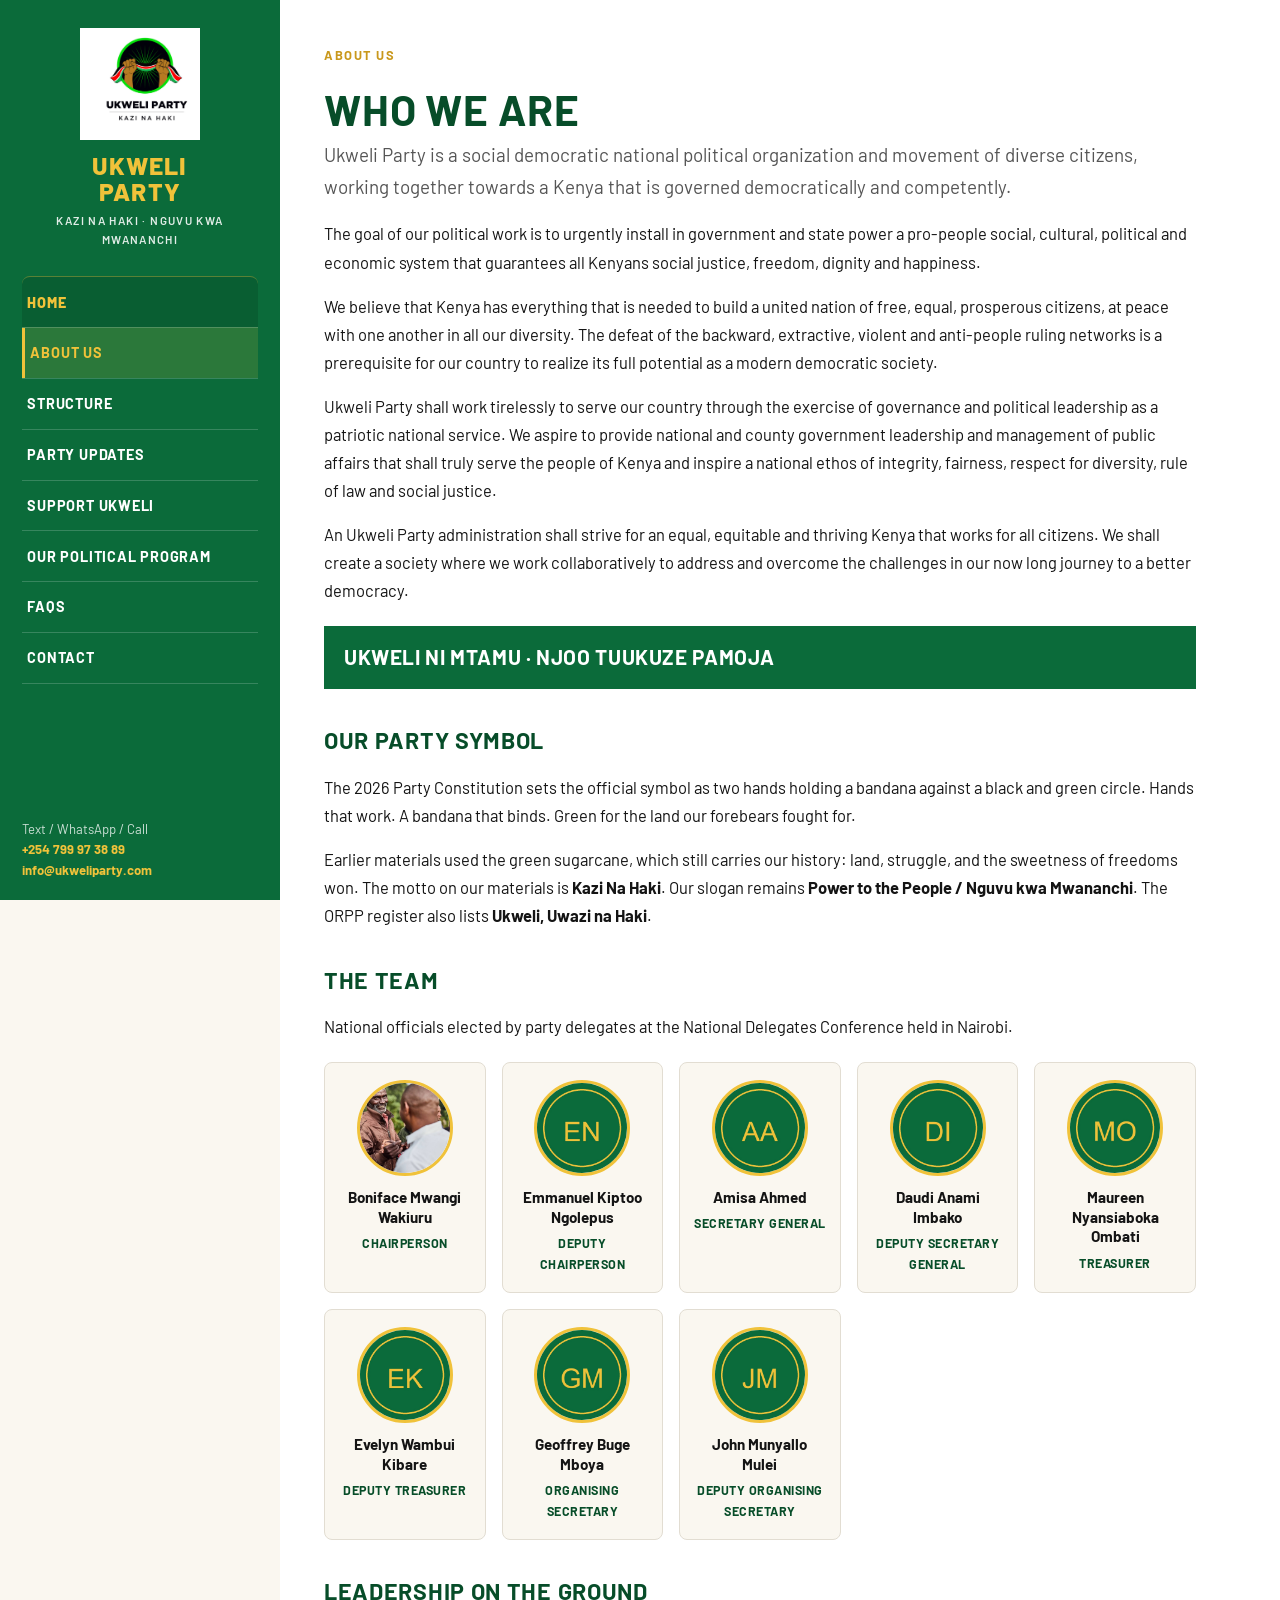
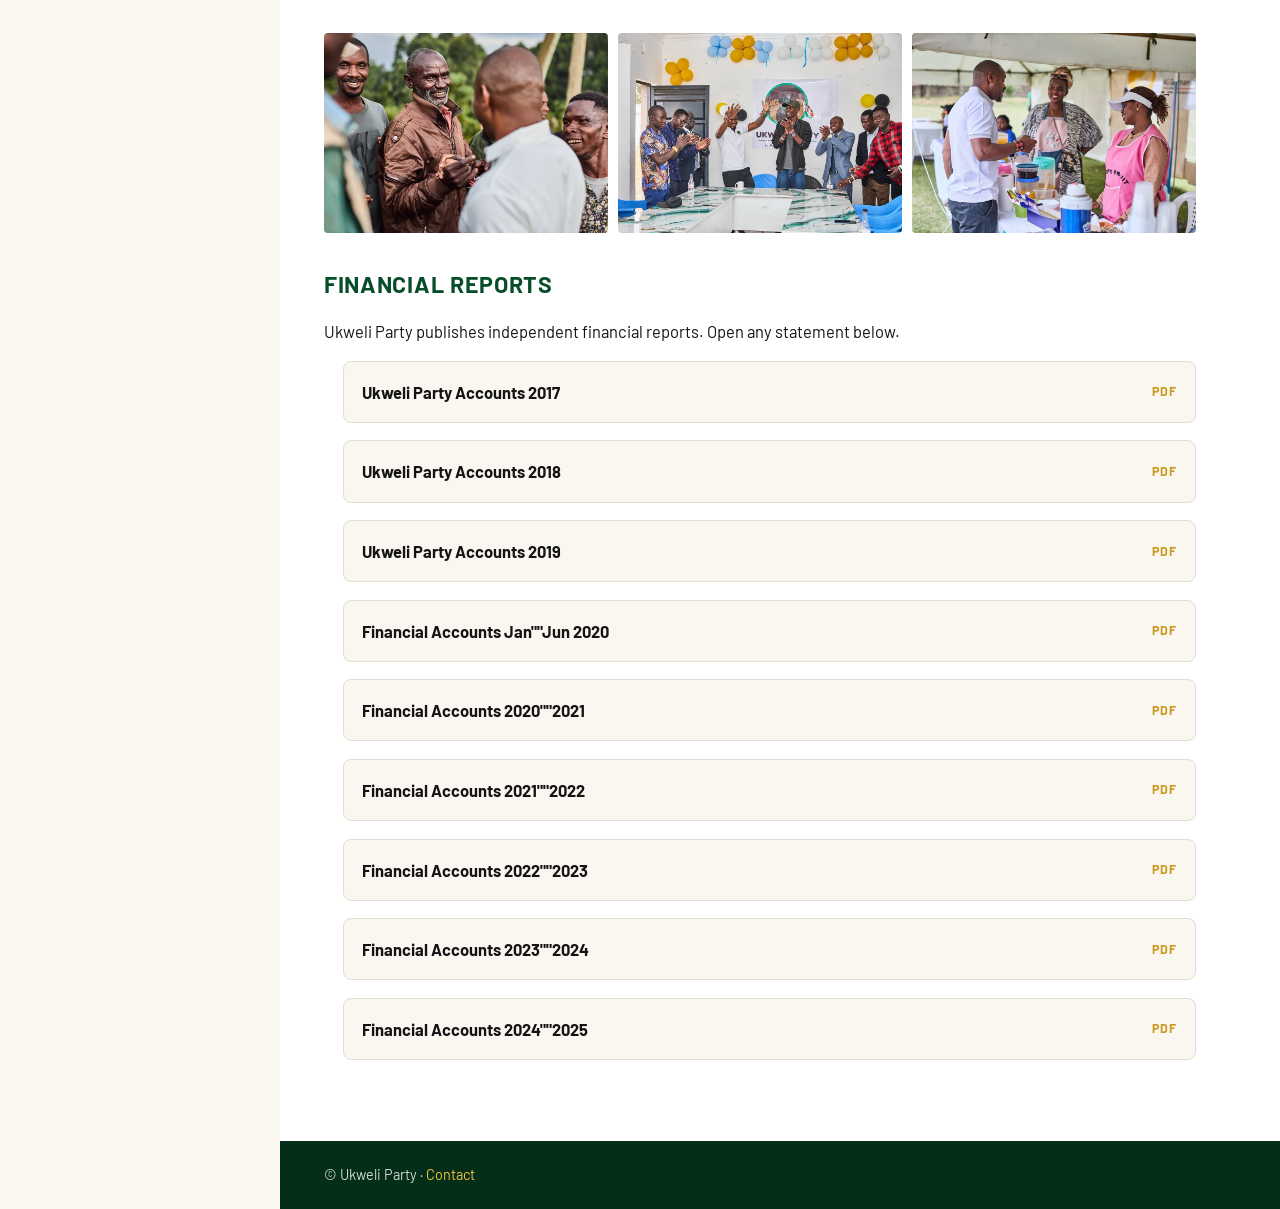
<file: about.html>
﻿<!DOCTYPE html>
<html lang="en">
<head>
  <meta charset="UTF-8" />
  <meta name="viewport" content="width=device-width, initial-scale=1.0" />
  <title>About Us · Ukweli Party</title>
  <link rel="preconnect" href="https://fonts.googleapis.com" />
  <link rel="preconnect" href="https://fonts.gstatic.com" crossorigin />
  <link href="https://fonts.googleapis.com/css2?family=Barlow:wght@400;600;700;800&display=swap" rel="stylesheet" />
  <link rel="stylesheet" href="css/styles.css" />
</head>
<body>
  <button class="menu-toggle" type="button" aria-label="Open menu" aria-expanded="false">Menu</button>
  <div class="nav-backdrop" aria-hidden="true"></div>

  <div class="shell">
    <aside class="sidebar">
      <a class="brand" href="index.html">
        <img src="assets/logo-bandana.png" alt="Ukweli Party" width="120" height="112" />
        <span class="brand-name">Ukweli<br />Party</span>
        <span class="brand-tag">Kazi Na Haki · Nguvu Kwa Mwananchi</span>
      </a>
      <nav class="nav" aria-label="Main">
        <a class="nav-home" href="index.html">Home</a>
        <a aria-current="page" href="about.html">About Us</a>
        <a href="structure.html">Structure</a>
        <a href="updates.html">Party Updates</a>
        <a href="donate.html">Support Ukweli</a>
        <a href="issues.html">Our Political Program</a>
        <a href="faqs.html">FAQs</a>
        <a href="contact.html">Contact</a>
      </nav>
      <div class="sidebar-foot">
        Text / WhatsApp / Call<br />
        <a href="tel:+254799973889">+254 799 97 38 89</a><br />
        <a href="mailto:info@ukweliparty.com">info@ukweliparty.com</a>
      </div>
    </aside>

    <main class="main">
      <div class="page">
        <p class="kicker">About Us</p>
        <h1>Who we are</h1>
        <p class="lead">
          Ukweli Party is a social democratic national political organization and movement of diverse citizens, working together towards a Kenya that is governed democratically and competently.
        </p>
        <p>
          The goal of our political work is to urgently install in government and state power a pro-people social, cultural, political and economic system that guarantees all Kenyans social justice, freedom, dignity and happiness.
        </p>
        <p>
          We believe that Kenya has everything that is needed to build a united nation of free, equal, prosperous citizens, at peace with one another in all our diversity. The defeat of the backward, extractive, violent and anti-people ruling networks is a prerequisite for our country to realize its full potential as a modern democratic society.
        </p>
        <p>
          Ukweli Party shall work tirelessly to serve our country through the exercise of governance and political leadership as a patriotic national service. We aspire to provide national and county government leadership and management of public affairs that shall truly serve the people of Kenya and inspire a national ethos of integrity, fairness, respect for diversity, rule of law and social justice.
        </p>
        <p>
          An Ukweli Party administration shall strive for an equal, equitable and thriving Kenya that works for all citizens. We shall create a society where we work collaboratively to address and overcome the challenges in our now long journey to a better democracy.
        </p>

        <div class="motto">Ukweli ni Mtamu · Njoo Tuukuze Pamoja</div>

        <h2>Our party symbol</h2>
        <p>
          The 2026 Party Constitution sets the official symbol as two hands holding a bandana against a black and green circle. Hands that work. A bandana that binds. Green for the land our forebears fought for.
        </p>
        <p>
          Earlier materials used the green sugarcane, which still carries our history: land, struggle, and the sweetness of freedoms won. The motto on our materials is <strong>Kazi Na Haki</strong>. Our slogan remains <strong>Power to the People / Nguvu kwa Mwananchi</strong>. The ORPP register also lists <strong>Ukweli, Uwazi na Haki</strong>.
        </p>

        <h2>The team</h2>
        <p>
          National officials elected by party delegates at the National Delegates Conference held in Nairobi.
        </p>
        <div class="team">
          <div class="team-card">
            <img src="assets/team/boniface.jpg" alt="Boniface Mwangi Wakiuru" width="96" height="96" loading="lazy" />
            <strong>Boniface Mwangi Wakiuru</strong>
            <span>Chairperson</span>
          </div>
          <div class="team-card">
            <img src="assets/team/emmanuel-ngolepus.jpg" alt="" width="96" height="96" loading="lazy" />
            <strong>Emmanuel Kiptoo Ngolepus</strong>
            <span>Deputy Chairperson</span>
          </div>
          <div class="team-card">
            <img src="assets/team/amisa-ahmed.jpg" alt="" width="96" height="96" loading="lazy" />
            <strong>Amisa Ahmed</strong>
            <span>Secretary General</span>
          </div>
          <div class="team-card">
            <img src="assets/team/daudi-imbako.jpg" alt="" width="96" height="96" loading="lazy" />
            <strong>Daudi Anami Imbako</strong>
            <span>Deputy Secretary General</span>
          </div>
          <div class="team-card">
            <img src="assets/team/maureen-ombati.jpg" alt="" width="96" height="96" loading="lazy" />
            <strong>Maureen Nyansiaboka Ombati</strong>
            <span>Treasurer</span>
          </div>
          <div class="team-card">
            <img src="assets/team/evelyn-kibare.jpg" alt="" width="96" height="96" loading="lazy" />
            <strong>Evelyn Wambui Kibare</strong>
            <span>Deputy Treasurer</span>
          </div>
          <div class="team-card">
            <img src="assets/team/geoffrey-mboya.jpg" alt="" width="96" height="96" loading="lazy" />
            <strong>Geoffrey Buge Mboya</strong>
            <span>Organising Secretary</span>
          </div>
          <div class="team-card">
            <img src="assets/team/john-mulei.jpg" alt="" width="96" height="96" loading="lazy" />
            <strong>John Munyallo Mulei</strong>
            <span>Deputy Organising Secretary</span>
          </div>
        </div>

        <h2>Leadership on the ground</h2>
        <div class="media-row reveal">
          <img src="assets/media/nyamira-03.jpg" alt="Ukweli Party organising in Nyamira" loading="lazy" />
          <img src="assets/media/nakuru-01.jpg" alt="Nakuru County office opening" loading="lazy" />
          <img src="assets/media/uwazi-03.jpg" alt="Uwazi Festival 2026" loading="lazy" />
        </div>

        <h2>Financial reports</h2>
        <p>
          Ukweli Party publishes independent financial reports. Open any statement below.
        </p>
        <ul class="doc-list">
          <li><a href="https://ukweliparty.org/images/2017%20Ukweli%20Party%20Financials%201.pdf">Ukweli Party Accounts 2017 <em>PDF</em></a></li>
          <li><a href="https://ukweliparty.org/images/2018%20Ukweli%20Party%20Financials%201.pdf">Ukweli Party Accounts 2018 <em>PDF</em></a></li>
          <li><a href="https://ukweliparty.org/images/2019%20Ukweli%20Party%20Financials%201.pdf">Ukweli Party Accounts 2019 <em>PDF</em></a></li>
          <li><a href="https://ukweliparty.org/docs/Financial%20Accounts%20Jan-Jun%202020.pdf">Financial Accounts Jan""Jun 2020 <em>PDF</em></a></li>
          <li><a href="https://ukweliparty.org/docs/Financial%20Accounts%202020-2021.pdf">Financial Accounts 2020""2021 <em>PDF</em></a></li>
          <li><a href="https://ukweliparty.org/docs/UKWELI%20PARTY%20AUDIT%20REPORT%2021-22.pdf">Financial Accounts 2021""2022 <em>PDF</em></a></li>
          <li><a href="https://ukweliparty.org/docs/UKWELI%20PARTY%20AUDIT%20REPORT%2022-23.pdf">Financial Accounts 2022""2023 <em>PDF</em></a></li>
          <li><a href="https://ukweliparty.org/docs/Financial%20Statements%202024.pdf">Financial Accounts 2023""2024 <em>PDF</em></a></li>
          <li><a href="https://ukweliparty.org/docs/UKWELI%20PARTY%20AUDIT%20REPORT25.pdf">Financial Accounts 2024""2025 <em>PDF</em></a></li>
        </ul>
      </div>

      <footer class="site-footer">
        © Ukweli Party · <a href="contact.html">Contact</a>
      </footer>
    </main>
  </div>
  <script src="js/main.js"></script>
</body>
</html>
</file>
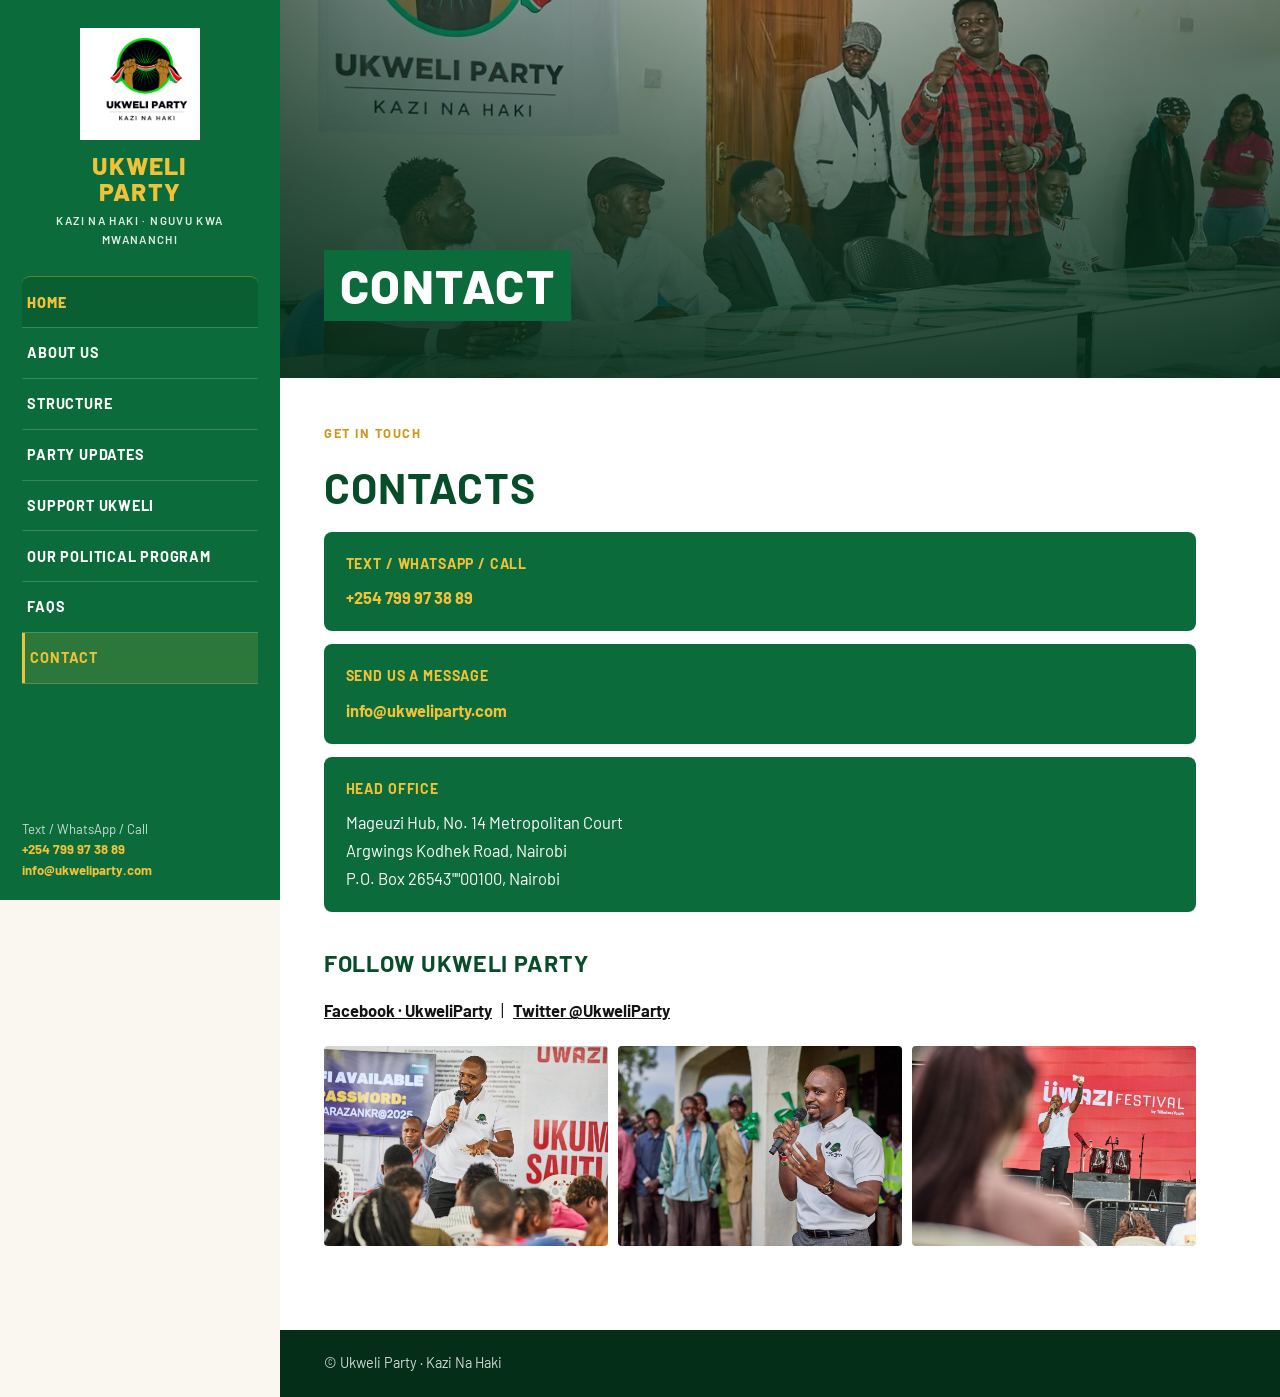
<file: contact.html>
﻿<!DOCTYPE html>
<html lang="en">
<head>
  <meta charset="UTF-8" />
  <meta name="viewport" content="width=device-width, initial-scale=1.0" />
  <title>Contact · Ukweli Party</title>
  <link rel="preconnect" href="https://fonts.googleapis.com" />
  <link rel="preconnect" href="https://fonts.gstatic.com" crossorigin />
  <link href="https://fonts.googleapis.com/css2?family=Barlow:wght@400;600;700;800&display=swap" rel="stylesheet" />
  <link rel="stylesheet" href="css/styles.css" />
</head>
<body>
  <button class="menu-toggle" type="button" aria-label="Open menu" aria-expanded="false">Menu</button>
  <div class="nav-backdrop" aria-hidden="true"></div>

  <div class="shell">
    <aside class="sidebar">
      <a class="brand" href="index.html">
        <img src="assets/logo-bandana.png" alt="Ukweli Party" width="120" height="112" />
        <span class="brand-name">Ukweli<br />Party</span>
        <span class="brand-tag">Kazi Na Haki · Nguvu Kwa Mwananchi</span>
      </a>
      <nav class="nav" aria-label="Main">
        <a class="nav-home" href="index.html">Home</a>
        <a href="about.html">About Us</a>
        <a href="structure.html">Structure</a>
        <a href="updates.html">Party Updates</a>
        <a href="donate.html">Support Ukweli</a>
        <a href="issues.html">Our Political Program</a>
        <a href="faqs.html">FAQs</a>
        <a aria-current="page" href="contact.html">Contact</a>
      </nav>
      <div class="sidebar-foot">
        Text / WhatsApp / Call<br />
        <a href="tel:+254799973889">+254 799 97 38 89</a><br />
        <a href="mailto:info@ukweliparty.com">info@ukweliparty.com</a>
      </div>
    </aside>

    <main class="main">
      <section class="hero" style="min-height:clamp(280px, 42vh, 420px);">
        <div class="hero-media">
          <img src="assets/media/nakuru-02.jpg" alt="Ukweli Party members" loading="lazy" />
        </div>
        <div class="hero-copy">
          <div class="banner">Contact</div>
        </div>
      </section>

      <div class="page">
        <p class="kicker">Get in touch</p>
        <h1>Contacts</h1>

        <div class="contact-block">
          <div class="contact-card">
            <h3>Text / WhatsApp / Call</h3>
            <p><a href="tel:+254799973889">+254 799 97 38 89</a></p>
          </div>
          <div class="contact-card">
            <h3>Send us a message</h3>
            <p><a href="mailto:info@ukweliparty.com">info@ukweliparty.com</a></p>
          </div>
          <div class="contact-card">
            <h3>Head office</h3>
            <p>
              Mageuzi Hub, No. 14 Metropolitan Court<br />
              Argwings Kodhek Road, Nairobi<br />
              P.O. Box 26543""00100, Nairobi
            </p>
          </div>
        </div>

        <h2>Follow Ukweli Party</h2>
        <p>
          <a href="https://www.facebook.com/UkweliParty"><strong>Facebook · UkweliParty</strong></a>
          &nbsp; | &nbsp;
          <a href="https://twitter.com/UkweliParty"><strong>Twitter @UkweliParty</strong></a>
        </p>

        <div class="media-row reveal">
          <img src="assets/media/uwazi-08.jpg" alt="Ukweli Party public work" loading="lazy" />
          <img src="assets/media/nyamira-02.jpg" alt="County office" loading="lazy" />
          <img src="assets/media/uwazi-09.jpg" alt="Movement building" loading="lazy" />
        </div>
      </div>

      <footer class="site-footer">
        © Ukweli Party · Kazi Na Haki
      </footer>
    </main>
  </div>
  <script src="js/main.js"></script>
</body>
</html>
</file>
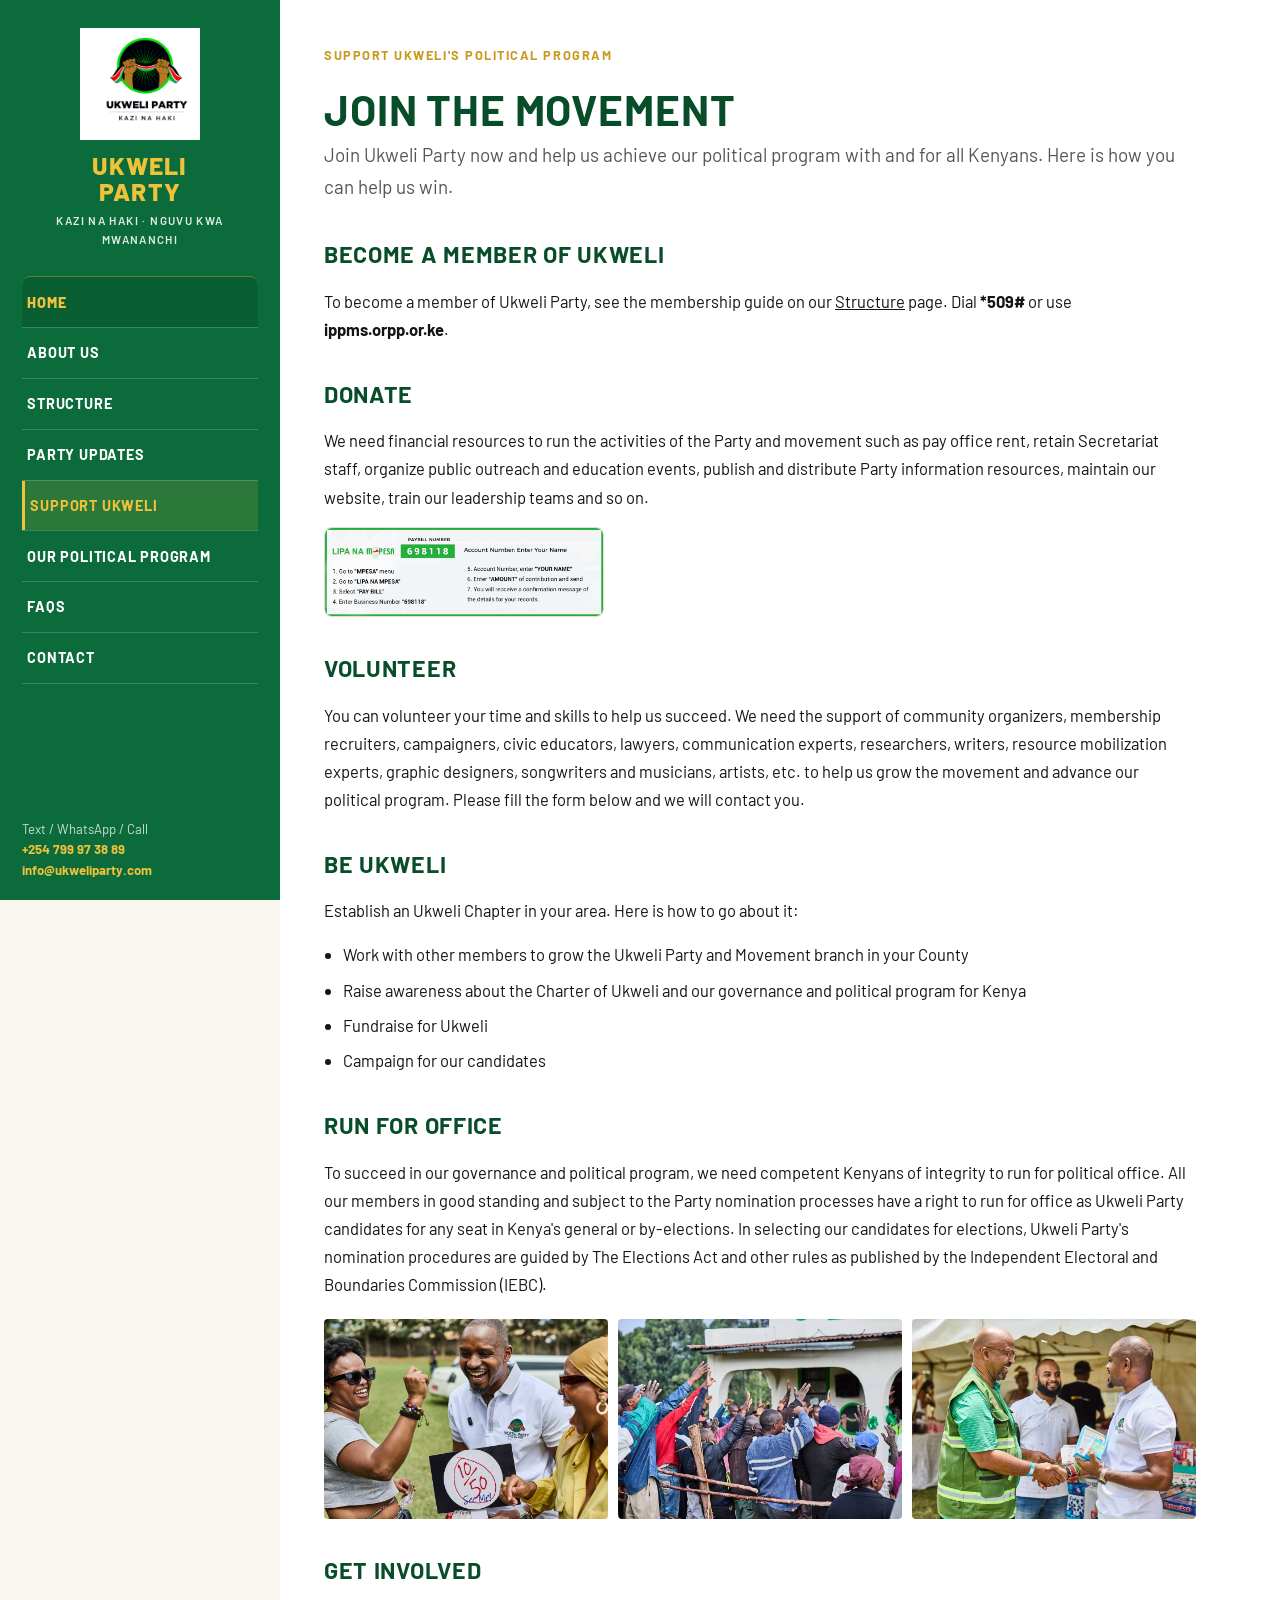
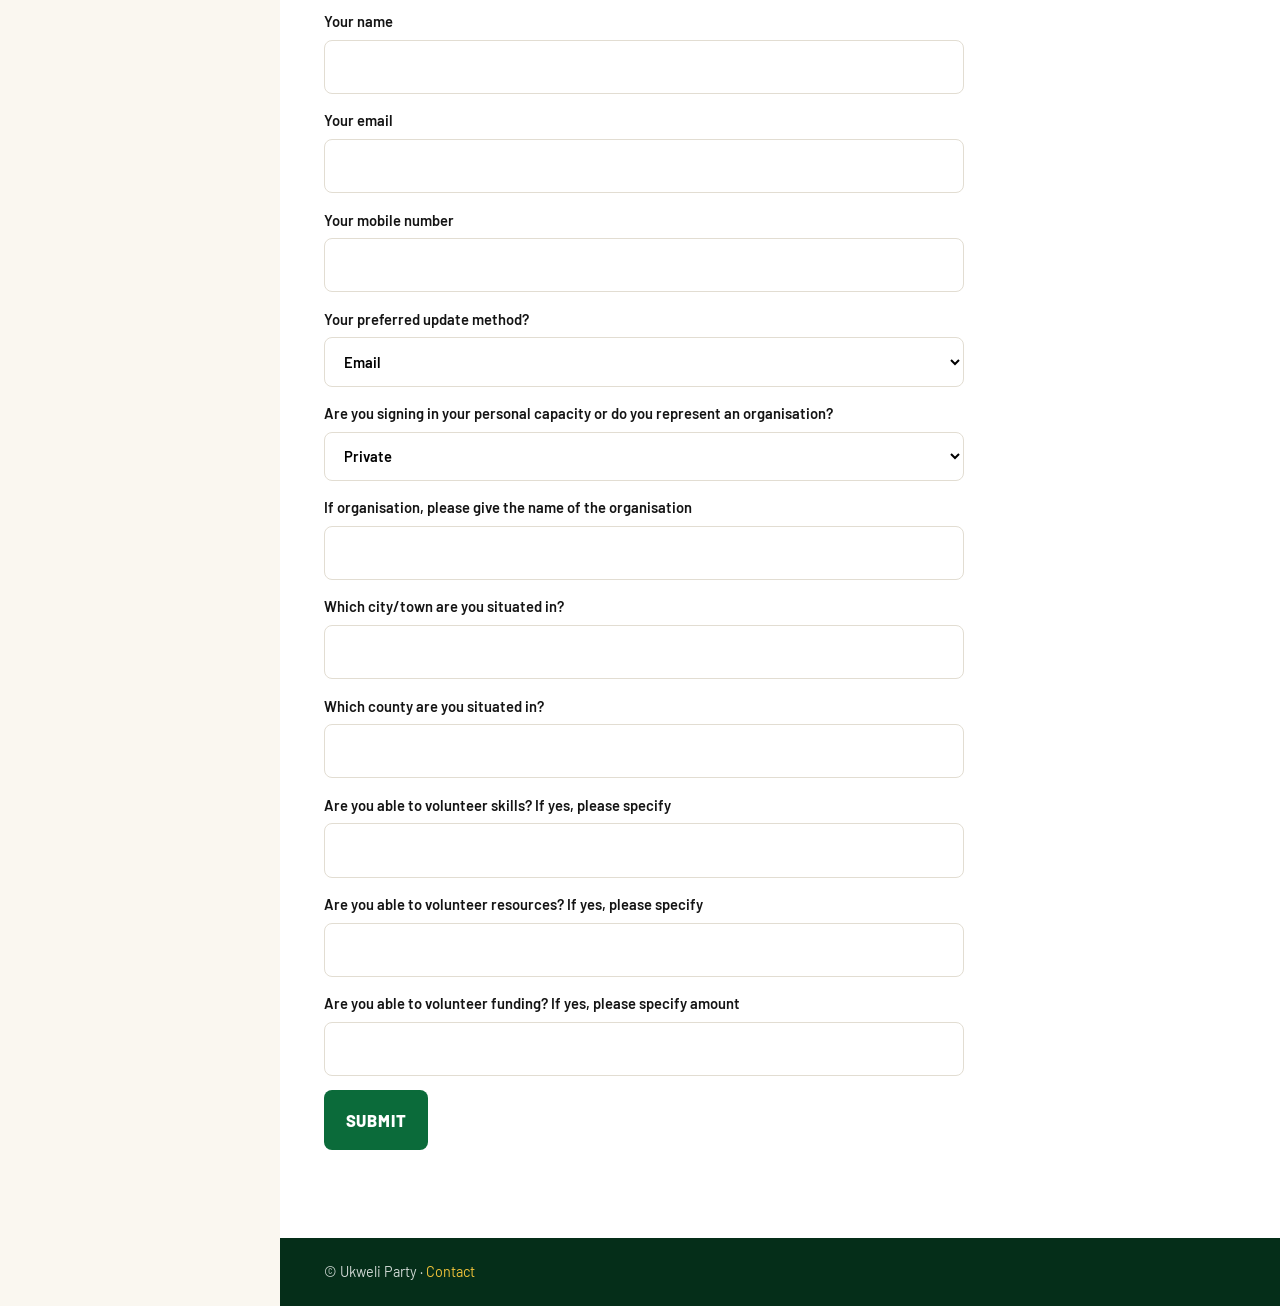
<file: donate.html>
﻿<!DOCTYPE html>
<html lang="en">
<head>
  <meta charset="UTF-8" />
  <meta name="viewport" content="width=device-width, initial-scale=1.0" />
  <title>Support Ukweli's Political Program · Ukweli Party</title>
  <link rel="preconnect" href="https://fonts.googleapis.com" />
  <link rel="preconnect" href="https://fonts.gstatic.com" crossorigin />
  <link href="https://fonts.googleapis.com/css2?family=Barlow:wght@400;600;700;800&display=swap" rel="stylesheet" />
  <link rel="stylesheet" href="css/styles.css" />
</head>
<body>
  <button class="menu-toggle" type="button" aria-label="Open menu" aria-expanded="false">Menu</button>
  <div class="nav-backdrop" aria-hidden="true"></div>

  <div class="shell">
    <aside class="sidebar">
      <a class="brand" href="index.html">
        <img src="assets/logo-bandana.png" alt="Ukweli Party" width="120" height="112" />
        <span class="brand-name">Ukweli<br />Party</span>
        <span class="brand-tag">Kazi Na Haki · Nguvu Kwa Mwananchi</span>
      </a>
      <nav class="nav" aria-label="Main">
        <a class="nav-home" href="index.html">Home</a>
        <a href="about.html">About Us</a>
        <a href="structure.html">Structure</a>
        <a href="updates.html">Party Updates</a>
        <a aria-current="page" href="donate.html">Support Ukweli</a>
        <a href="issues.html">Our Political Program</a>
        <a href="faqs.html">FAQs</a>
        <a href="contact.html">Contact</a>
      </nav>
      <div class="sidebar-foot">
        Text / WhatsApp / Call<br />
        <a href="tel:+254799973889">+254 799 97 38 89</a><br />
        <a href="mailto:info@ukweliparty.com">info@ukweliparty.com</a>
      </div>
    </aside>

    <main class="main">
      <div class="page">
        <p class="kicker">Support Ukweli's Political Program</p>
        <h1>Join the movement</h1>
        <p class="lead">
          Join Ukweli Party now and help us achieve our political program with and for all Kenyans. Here is how you can help us win.
        </p>

        <h2>Become a member of Ukweli</h2>
        <p>
          To become a member of Ukweli Party, see the membership guide on our <a href="structure.html">Structure</a> page. Dial <strong>*509#</strong> or use <strong>ippms.orpp.or.ke</strong>.
        </p>

        <h2>Donate</h2>
        <p>
          We need financial resources to run the activities of the Party and movement such as pay office rent, retain Secretariat staff, organize public outreach and education events, publish and distribute Party information resources, maintain our website, train our leadership teams and so on.
        </p>
        <p>
          <img src="assets/donate2.jpg" alt="Lipa na M-PESA" width="280" height="auto" loading="lazy" style="border:1px solid var(--line);border-radius:8px;" />
        </p>

        <h2>Volunteer</h2>
        <p>
          You can volunteer your time and skills to help us succeed. We need the support of community organizers, membership recruiters, campaigners, civic educators, lawyers, communication experts, researchers, writers, resource mobilization experts, graphic designers, songwriters and musicians, artists, etc. to help us grow the movement and advance our political program. Please fill the form below and we will contact you.
        </p>

        <h2>Be Ukweli</h2>
        <p>Establish an Ukweli Chapter in your area. Here is how to go about it:</p>
        <ul>
          <li>Work with other members to grow the Ukweli Party and Movement branch in your County</li>
          <li>Raise awareness about the Charter of Ukweli and our governance and political program for Kenya</li>
          <li>Fundraise for Ukweli</li>
          <li>Campaign for our candidates</li>
        </ul>

        <h2>Run for office</h2>
        <p>
          To succeed in our governance and political program, we need competent Kenyans of integrity to run for political office. All our members in good standing and subject to the Party nomination processes have a right to run for office as Ukweli Party candidates for any seat in Kenya's general or by-elections. In selecting our candidates for elections, Ukweli Party's nomination procedures are guided by The Elections Act and other rules as published by the Independent Electoral and Boundaries Commission (IEBC).
        </p>

        <div class="media-row reveal">
          <img src="assets/media/uwazi-02.jpg" alt="Ukweli volunteers" loading="lazy" />
          <img src="assets/media/nyamira-06.jpg" alt="Branch volunteers" loading="lazy" />
          <img src="assets/media/uwazi-05.jpg" alt="Community outreach" loading="lazy" />
        </div>

        <h2 id="join">Get involved</h2>
        <form class="form-grid" id="joinForm">
          <label>
            Your name
            <input required name="name" type="text" autocomplete="name" />
          </label>
          <label>
            Your email
            <input required name="email" type="email" autocomplete="email" />
          </label>
          <label>
            Your mobile number
            <input required name="phone" type="tel" autocomplete="tel" />
          </label>
          <label>
            Your preferred update method?
            <select name="channel">
              <option>Email</option>
              <option>SMS</option>
              <option>WhatsApp</option>
            </select>
          </label>
          <label>
            Are you signing in your personal capacity or do you represent an organisation?
            <select name="capacity">
              <option>Private</option>
              <option>Organisation</option>
            </select>
          </label>
          <label>
            If organisation, please give the name of the organisation
            <input name="org" type="text" />
          </label>
          <label>
            Which city/town are you situated in?
            <input name="city" type="text" />
          </label>
          <label>
            Which county are you situated in?
            <input name="county" type="text" />
          </label>
          <label>
            Are you able to volunteer skills? If yes, please specify
            <input name="skills" type="text" />
          </label>
          <label>
            Are you able to volunteer resources? If yes, please specify
            <input name="resources" type="text" />
          </label>
          <label>
            Are you able to volunteer funding? If yes, please specify amount
            <input name="funding" type="text" />
          </label>
          <button type="submit">Submit</button>
          <p class="form-ok" id="formOk" hidden>
            Thank you. For official membership, dial *509# or use IPPMS. The secretariat will contact you on the channel you selected.
          </p>
        </form>
      </div>

      <footer class="site-footer">
        © Ukweli Party · <a href="contact.html">Contact</a>
      </footer>
    </main>
  </div>
  <script src="js/main.js"></script>
</body>
</html>
</file>
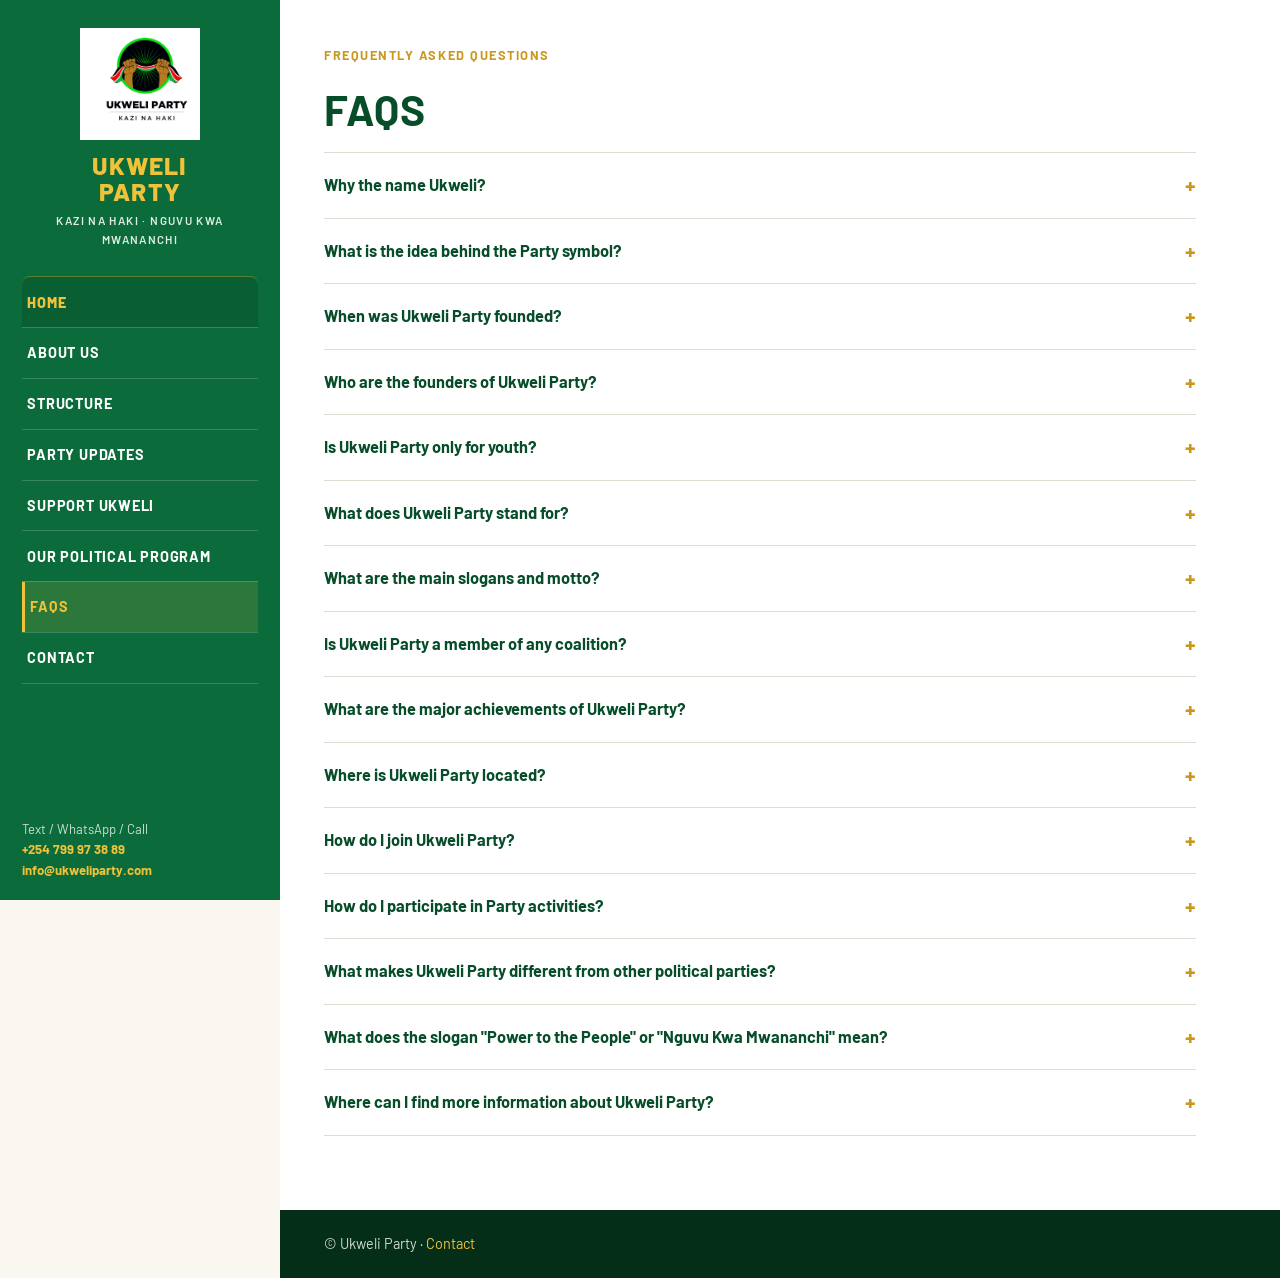
<file: faqs.html>
﻿<!DOCTYPE html>
<html lang="en">
<head>
  <meta charset="UTF-8" />
  <meta name="viewport" content="width=device-width, initial-scale=1.0" />
  <title>FAQs · Ukweli Party</title>
  <link rel="preconnect" href="https://fonts.googleapis.com" />
  <link rel="preconnect" href="https://fonts.gstatic.com" crossorigin />
  <link href="https://fonts.googleapis.com/css2?family=Barlow:wght@400;600;700;800&display=swap" rel="stylesheet" />
  <link rel="stylesheet" href="css/styles.css" />
</head>
<body>
  <button class="menu-toggle" type="button" aria-label="Open menu" aria-expanded="false">Menu</button>
  <div class="nav-backdrop" aria-hidden="true"></div>

  <div class="shell">
    <aside class="sidebar">
      <a class="brand" href="index.html">
        <img src="assets/logo-bandana.png" alt="Ukweli Party" width="120" height="112" />
        <span class="brand-name">Ukweli<br />Party</span>
        <span class="brand-tag">Kazi Na Haki · Nguvu Kwa Mwananchi</span>
      </a>
      <nav class="nav" aria-label="Main">
        <a class="nav-home" href="index.html">Home</a>
        <a href="about.html">About Us</a>
        <a href="structure.html">Structure</a>
        <a href="updates.html">Party Updates</a>
        <a href="donate.html">Support Ukweli</a>
        <a href="issues.html">Our Political Program</a>
        <a aria-current="page" href="faqs.html">FAQs</a>
        <a href="contact.html">Contact</a>
      </nav>
      <div class="sidebar-foot">
        Text / WhatsApp / Call<br />
        <a href="tel:+254799973889">+254 799 97 38 89</a><br />
        <a href="mailto:info@ukweliparty.com">info@ukweliparty.com</a>
      </div>
    </aside>

    <main class="main">
      <div class="page">
        <p class="kicker">Frequently Asked Questions</p>
        <h1>FAQs</h1>

        <div class="faq">
          <details>
            <summary>Why the name Ukweli?</summary>
            <p>Ukweli means truth in Kiswahili. We will be truthful to our vision, our ideals and to the people of Kenya.</p>
          </details>
          <details>
            <summary>What is the idea behind the Party symbol?</summary>
            <p>The 2026 Party Constitution sets the official symbol as two hands holding a bandana with a black and green circular background. Hands that work, a bandana that binds, and green for the land our forebears fought for.</p>
            <p>Earlier materials used a green sugarcane to highlight the growth potential of the freedoms that our forebears fought for. The sweetness of the sugarcane represents the sweetness of the open, free, plural, accountable, equitable and prosperous Kenyan society that Ukweli Party stands and strives for. That story remains part of our history.</p>
          </details>
          <details>
            <summary>When was Ukweli Party founded?</summary>
            <p>Ukweli Party obtained full registration by the Office of the Registrar of Political Parties (ORRP) in January 2017 and became the 63rd registered political party in Kenya.</p>
          </details>
          <details>
            <summary>Who are the founders of Ukweli Party?</summary>
            <p>Ukweli Party was founded by a collective of Kenyans with a track record of struggle for social justice, human rights, democracy and public accountability.</p>
          </details>
          <details>
            <summary>Is Ukweli Party only for youth?</summary>
            <p>No, Ukweli Party is a political organization and movement of all Kenyans irrespective of age, sex, tribe, race, religion, belief system, region or social class, so long as you are inspired by our vision and long-term programme, you strongly believe that a just, equitable and inclusive Kenya is possible and you are ready to be an active citizen to make that Kenya possible.</p>
          </details>
          <details>
            <summary>What does Ukweli Party stand for?</summary>
            <p>The agenda of Ukweli Party is a better Kenya for all Kenyans, where governance and leadership is about service and not status or patronage; a vibrant, equitable and inclusive Kenyan economy; universal access to adequate and affordable social services like education, health, water, electricity and housing and environmental justice. Ukweli Party believes that all this is possible through active citizenship, nationhood, rule of law and an end to a pervasive culture of impunity in Kenya.</p>
          </details>
          <details>
            <summary>What are the main slogans and motto?</summary>
            <p>Our slogan is "Power to the People" or "Nguvu kwa Mwananchi", inspired by Article 1 of the Constitution of Kenya which grants all sovereign power to the people of Kenya. Our motto is <strong>Kazi Na Haki</strong>. The ORPP register also lists the slogan <strong>Ukweli, Uwazi na Haki</strong> (Truth, Transparency and Justice). Party colours include green, red, black and white.</p>
          </details>
          <details>
            <summary>Is Ukweli Party a member of any coalition?</summary>
            <p>Ukweli Party is not a member of any of the political coalitions. Our position is that all the coalitions are creations of individuals with dubious political records. They represent everything that we stand up against. Therefore, there can be no basis of a coalition with them. In future however, Ukweli Party will seek strategic and principled alliances with political parties that it rigorously determines as sharing in ideals.</p>
          </details>
          <details>
            <summary>What are the major achievements of Ukweli Party?</summary>
            <p>The Party's major achievement is the ability to have in our ranks members with accomplished records of influencing change for the benefit of all Kenyans. We will leverage the talent, experience and commitment in our ranks to build a formidable political movement and party.</p>
          </details>
          <details>
            <summary>Where is Ukweli Party located?</summary>
            <p>Ukweli Party is a national party with its headquarters in Nairobi. Following the 2026 change of headquarters notice (Form PP8), the party office is at Mageuzi Hub, No. 14 Metropolitan Court, Argwings Kodhek Road, Nairobi. We also have offices in several counties across the country. Phone and WhatsApp: +254 799 97 38 89.</p>
          </details>
          <details>
            <summary>How do I join Ukweli Party?</summary>
            <p>Dial *509# on your phone and follow the prompts, or log on to ippms.orpp.or.ke and register with your eCitizen account. Membership guidance is also on our Structure page.</p>
          </details>
          <details>
            <summary>How do I participate in Party activities?</summary>
            <p>You can participate in Ukweli Party activities by signing up as a member, serving the party as a leader/organizer nationally or in your Branch, recruiting others to join the movement, volunteering, donating, helping popularise the Party in your area, taking part in meetings near you, and supporting Party candidates in their campaigns.</p>
          </details>
          <details>
            <summary>What makes Ukweli Party different from other political parties?</summary>
            <p>The uniqueness of Ukweli Party lies in the choices we have made since founding: Ukweli Party is a people's mass movement, not an ad-hoc private enterprise. We are not a tribal outfit and neither will Ukweli Party mobilize political support on the basis of tribe. We reject and stand against all forms of sexism, patronage, sectionalism and bigotry. Our DNA is integrity and accountability. Ukweli Party is an ambitious, bold journey of Kenya's transformation that sees politics and governance beyond elections. We are a people's mass movement that doesn't rest between elections.</p>
          </details>
          <details>
            <summary>What does the slogan "Power to the People" or "Nguvu Kwa Mwananchi" mean?</summary>
            <p>Our slogan is inspired by Article 1 of the Constitution of Kenya which grants all sovereign power to the people of Kenya. Ukweli Party's reason for existence is to work towards the full restoration of the sovereignty and political power to where it belongs: the people of Kenya.</p>
          </details>
          <details>
            <summary>Where can I find more information about Ukweli Party?</summary>
            <p>Visit and check out our website, like our Facebook page, follow us on Twitter @UkweliParty, drop us an email on info@ukweliparty.com or visit our offices to meet and get to learn more about the Party from our staff, volunteers and officials.</p>
          </details>
        </div>
      </div>

      <footer class="site-footer">
        © Ukweli Party · <a href="contact.html">Contact</a>
      </footer>
    </main>
  </div>
  <script src="js/main.js"></script>
</body>
</html>
</file>
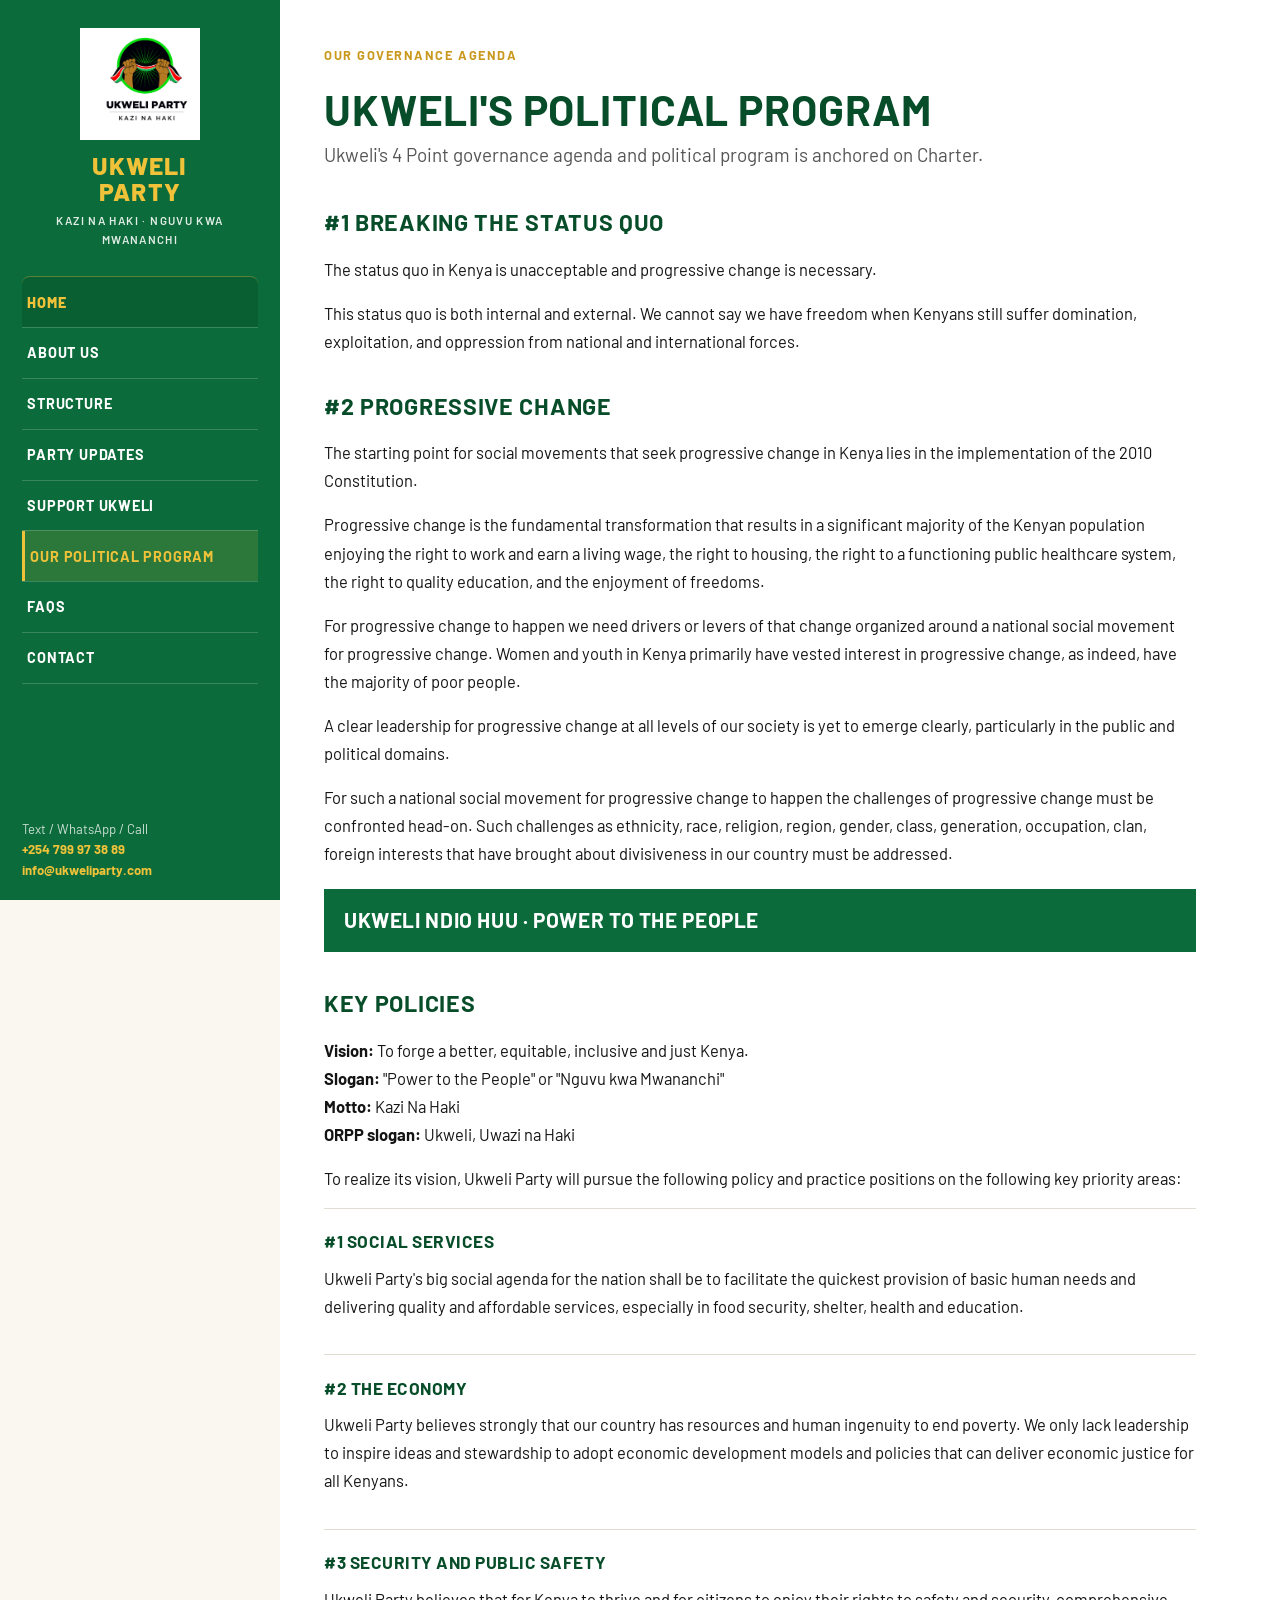
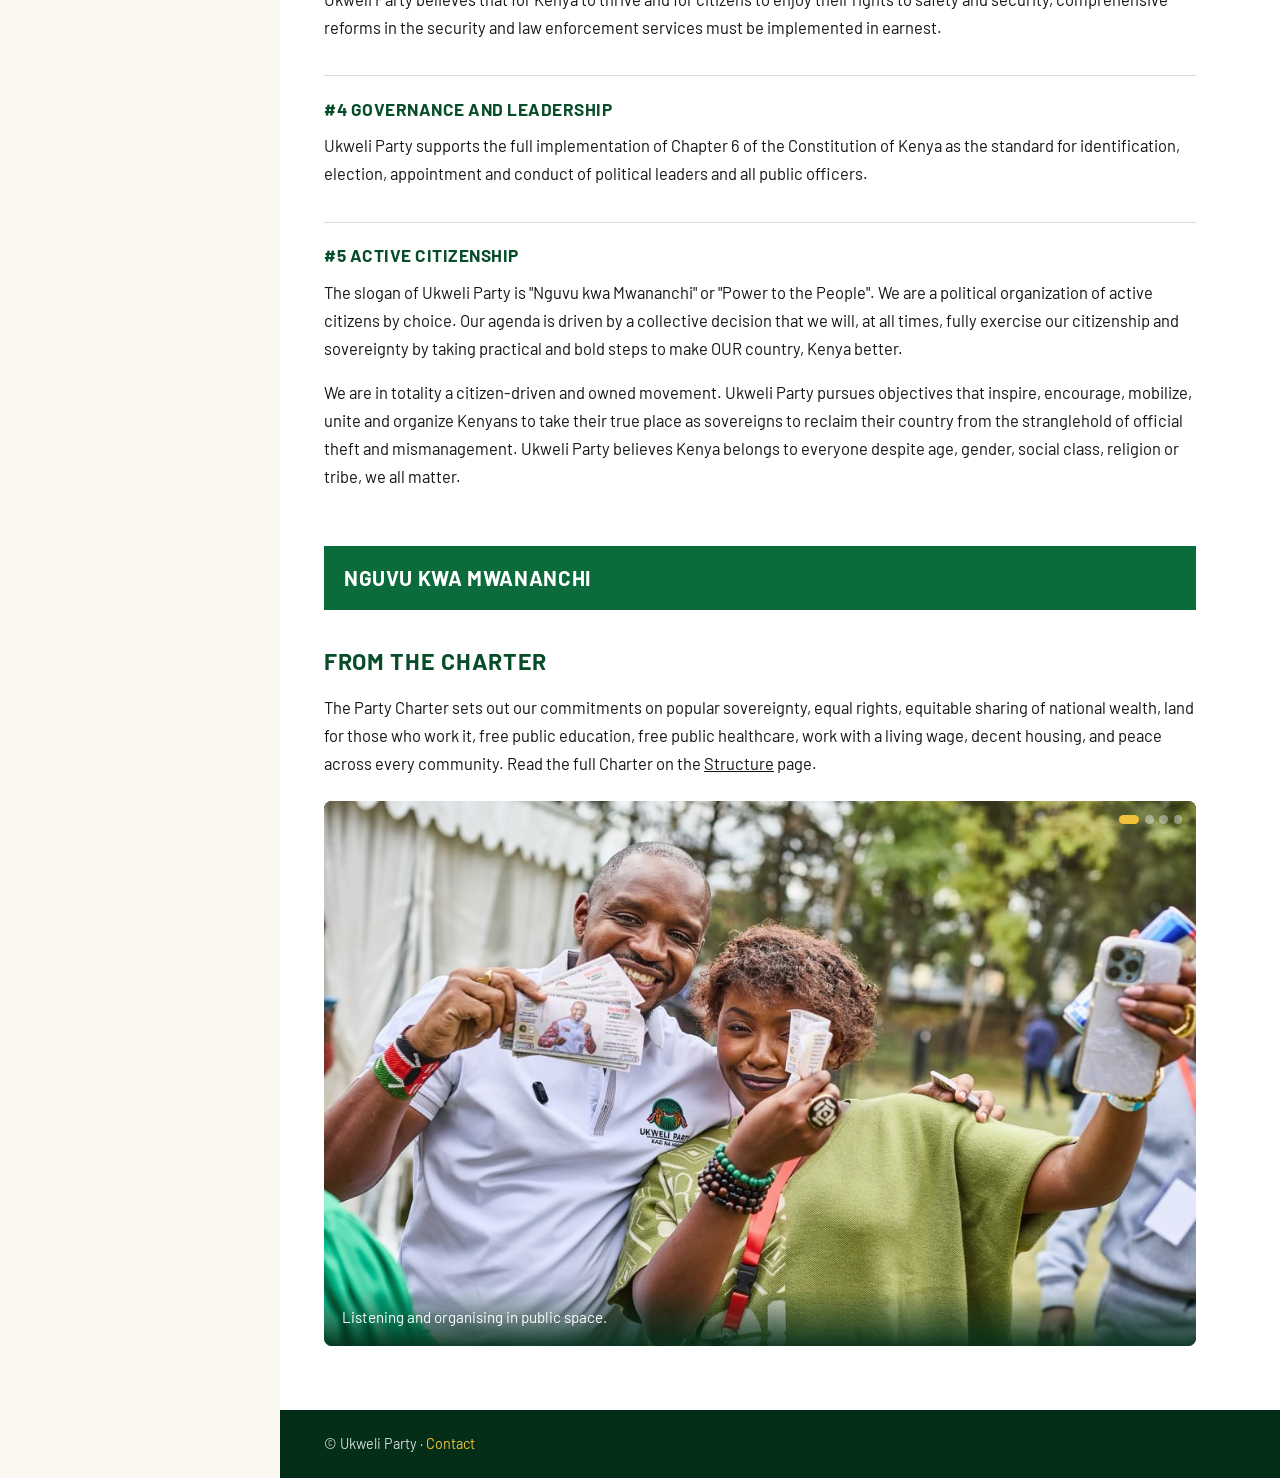
<file: issues.html>
﻿<!DOCTYPE html>
<html lang="en">
<head>
  <meta charset="UTF-8" />
  <meta name="viewport" content="width=device-width, initial-scale=1.0" />
  <title>Our Political Program · Ukweli Party</title>
  <link rel="preconnect" href="https://fonts.googleapis.com" />
  <link rel="preconnect" href="https://fonts.gstatic.com" crossorigin />
  <link href="https://fonts.googleapis.com/css2?family=Barlow:wght@400;600;700;800&display=swap" rel="stylesheet" />
  <link rel="stylesheet" href="css/styles.css" />
</head>
<body>
  <button class="menu-toggle" type="button" aria-label="Open menu" aria-expanded="false">Menu</button>
  <div class="nav-backdrop" aria-hidden="true"></div>

  <div class="shell">
    <aside class="sidebar">
      <a class="brand" href="index.html">
        <img src="assets/logo-bandana.png" alt="Ukweli Party" width="120" height="112" />
        <span class="brand-name">Ukweli<br />Party</span>
        <span class="brand-tag">Kazi Na Haki · Nguvu Kwa Mwananchi</span>
      </a>
      <nav class="nav" aria-label="Main">
        <a class="nav-home" href="index.html">Home</a>
        <a href="about.html">About Us</a>
        <a href="structure.html">Structure</a>
        <a href="updates.html">Party Updates</a>
        <a href="donate.html">Support Ukweli</a>
        <a aria-current="page" href="issues.html">Our Political Program</a>
        <a href="faqs.html">FAQs</a>
        <a href="contact.html">Contact</a>
      </nav>
      <div class="sidebar-foot">
        Text / WhatsApp / Call<br />
        <a href="tel:+254799973889">+254 799 97 38 89</a><br />
        <a href="mailto:info@ukweliparty.com">info@ukweliparty.com</a>
      </div>
    </aside>

    <main class="main">
      <div class="page">
        <p class="kicker">Our Governance Agenda</p>
        <h1>Ukweli's political program</h1>
        <p class="lead">
          Ukweli's 4 Point governance agenda and political program is anchored on Charter.
        </p>

        <h2>#1 Breaking the status quo</h2>
        <p>
          The status quo in Kenya is unacceptable and progressive change is necessary.
        </p>
        <p>
          This status quo is both internal and external. We cannot say we have freedom when Kenyans still suffer domination, exploitation, and oppression from national and international forces.
        </p>

        <h2>#2 Progressive change</h2>
        <p>
          The starting point for social movements that seek progressive change in Kenya lies in the implementation of the 2010 Constitution.
        </p>
        <p>
          Progressive change is the fundamental transformation that results in a significant majority of the Kenyan population enjoying the right to work and earn a living wage, the right to housing, the right to a functioning public healthcare system, the right to quality education, and the enjoyment of freedoms.
        </p>
        <p>
          For progressive change to happen we need drivers or levers of that change organized around a national social movement for progressive change. Women and youth in Kenya primarily have vested interest in progressive change, as indeed, have the majority of poor people.
        </p>
        <p>
          A clear leadership for progressive change at all levels of our society is yet to emerge clearly, particularly in the public and political domains.
        </p>
        <p>
          For such a national social movement for progressive change to happen the challenges of progressive change must be confronted head-on. Such challenges as ethnicity, race, religion, region, gender, class, generation, occupation, clan, foreign interests that have brought about divisiveness in our country must be addressed.
        </p>

        <div class="motto">Ukweli ndio huu · Power to the people</div>

        <h2>Key policies</h2>
        <p>
          <strong>Vision:</strong> To forge a better, equitable, inclusive and just Kenya.<br />
          <strong>Slogan:</strong> "Power to the People" or "Nguvu kwa Mwananchi"<br />
          <strong>Motto:</strong> Kazi Na Haki<br />
          <strong>ORPP slogan:</strong> Ukweli, Uwazi na Haki
        </p>
        <p>
          To realize its vision, Ukweli Party will pursue the following policy and practice positions on the following key priority areas:
        </p>

        <div class="policy">
          <h3>#1 Social services</h3>
          <p>
            Ukweli Party's big social agenda for the nation shall be to facilitate the quickest provision of basic human needs and delivering quality and affordable services, especially in food security, shelter, health and education.
          </p>
        </div>
        <div class="policy">
          <h3>#2 The economy</h3>
          <p>
            Ukweli Party believes strongly that our country has resources and human ingenuity to end poverty. We only lack leadership to inspire ideas and stewardship to adopt economic development models and policies that can deliver economic justice for all Kenyans.
          </p>
        </div>
        <div class="policy">
          <h3>#3 Security and public safety</h3>
          <p>
            Ukweli Party believes that for Kenya to thrive and for citizens to enjoy their rights to safety and security, comprehensive reforms in the security and law enforcement services must be implemented in earnest.
          </p>
        </div>
        <div class="policy">
          <h3>#4 Governance and leadership</h3>
          <p>
            Ukweli Party supports the full implementation of Chapter 6 of the Constitution of Kenya as the standard for identification, election, appointment and conduct of political leaders and all public officers.
          </p>
        </div>
        <div class="policy">
          <h3>#5 Active citizenship</h3>
          <p>
            The slogan of Ukweli Party is "Nguvu kwa Mwananchi" or "Power to the People". We are a political organization of active citizens by choice. Our agenda is driven by a collective decision that we will, at all times, fully exercise our citizenship and sovereignty by taking practical and bold steps to make OUR country, Kenya better.
          </p>
          <p>
            We are in totality a citizen-driven and owned movement. Ukweli Party pursues objectives that inspire, encourage, mobilize, unite and organize Kenyans to take their true place as sovereigns to reclaim their country from the stranglehold of official theft and mismanagement. Ukweli Party believes Kenya belongs to everyone despite age, gender, social class, religion or tribe, we all matter.
          </p>
        </div>

        <div class="motto">Nguvu kwa Mwananchi</div>

        <h2>From the Charter</h2>
        <p>
          The Party Charter sets out our commitments on popular sovereignty, equal rights, equitable sharing of national wealth, land for those who work it, free public education, free public healthcare, work with a living wage, decent housing, and peace across every community. Read the full Charter on the <a href="structure.html">Structure</a> page.
        </p>

        <div class="slideshow reveal" data-slideshow aria-label="Ukweli political work">
          <img class="is-active" src="assets/media/uwazi-04.jpg" alt="Public engagement" data-caption="Listening and organising in public space." />
          <img src="assets/media/uwazi-07.jpg" alt="Civic education" data-caption="Civic education and membership drives." />
          <img src="assets/media/nyamira-04.jpg" alt="County structures" data-caption="County structures keep the programme close to the people." />
          <img src="assets/media/nakuru-02.jpg" alt="Party members" data-caption="Members holding the movement to account." />
          <div class="slideshow-caption" data-slideshow-caption></div>
          <div class="slideshow-dots" data-slideshow-dots></div>
        </div>
      </div>

      <footer class="site-footer">
        © Ukweli Party · <a href="contact.html">Contact</a>
      </footer>
    </main>
  </div>
  <script src="js/main.js"></script>
</body>
</html>
</file>
<file: css/styles.css>
/* Ukweli Party - institutional site, mobile-first */
:root {
  --green: #0b6b3a;
  --green-dark: #074d29;
  --green-deep: #052e19;
  --gold: #f0c23a;
  --gold-dark: #c9981c;
  --cream: #faf7f0;
  --paper: #ffffff;
  --ink: #141414;
  --muted: #555555;
  --line: #e2ddd2;
  --sidebar-w: 280px;
  --radius: 14px;
  --font: "Barlow", "Segoe UI", Arial, sans-serif;
  --shadow: 0 10px 28px rgba(5, 46, 25, 0.12);
}

*,
*::before,
*::after { box-sizing: border-box; }

html {
  scroll-behavior: smooth;
  -webkit-text-size-adjust: 100%;
}

body {
  margin: 0;
  font-family: var(--font);
  font-size: 16.5px;
  line-height: 1.7;
  color: var(--ink);
  background: var(--cream);
  overflow-x: hidden;
}

img, video {
  max-width: 100%;
  display: block;
  height: auto;
}

a { color: inherit; }

button, input, select, textarea {
  font: inherit;
  max-width: 100%;
}

/* Layout */
.shell {
  display: grid;
  grid-template-columns: var(--sidebar-w) minmax(0, 1fr);
  min-height: 100vh;
}

.sidebar {
  background: var(--green);
  color: var(--paper);
  padding: 1.75rem 1.35rem 1.25rem;
  display: flex;
  flex-direction: column;
  gap: 1.4rem;
  position: sticky;
  top: 0;
  height: 100vh;
  overflow-y: auto;
  z-index: 40;
}

.brand {
  text-align: center;
  text-decoration: none;
  color: var(--gold);
  display: block;
}

.brand img {
  width: min(120px, 55%);
  height: auto;
  margin: 0 auto 0.75rem;
}

.brand-name {
  display: block;
  font-size: clamp(1.35rem, 2.2vw, 1.55rem);
  font-weight: 800;
  letter-spacing: 0.05em;
  line-height: 1.05;
  color: var(--gold);
  text-transform: uppercase;
}

.brand-tag {
  display: block;
  margin-top: 0.4rem;
  font-size: 0.72rem;
  letter-spacing: 0.12em;
  text-transform: uppercase;
  color: rgba(255, 255, 255, 0.88);
  font-weight: 600;
}

.nav {
  display: flex;
  flex-direction: column;
  margin-top: 0.25rem;
}

.nav a {
  display: block;
  padding: 0.95rem 0.35rem;
  border-top: 1px solid rgba(255, 255, 255, 0.18);
  color: var(--paper);
  text-decoration: none;
  text-transform: uppercase;
  font-size: 0.9rem;
  font-weight: 700;
  letter-spacing: 0.055em;
  line-height: 1.35;
  transition: color 0.2s ease, background 0.2s ease, padding-left 0.2s ease;
}

.nav a:last-child { border-bottom: 1px solid rgba(255, 255, 255, 0.18); }

.nav a:hover {
  color: var(--gold);
  background: rgba(240, 194, 58, 0.1);
  padding-left: 0.55rem;
}

.nav a[aria-current="page"] {
  color: var(--gold);
  background: rgba(240, 194, 58, 0.14);
  box-shadow: inset 3px 0 0 var(--gold);
  padding-left: 0.55rem;
}

.nav a.nav-home {
  color: var(--gold);
  font-weight: 800;
  background: rgba(0, 0, 0, 0.12);
  border-top: 1px solid rgba(240, 194, 58, 0.35);
  border-radius: 8px 8px 0 0;
}

.nav a.nav-home[aria-current="page"] {
  background: rgba(240, 194, 58, 0.2);
}

.nav a:focus-visible {
  outline: 2px solid var(--gold);
  outline-offset: -2px;
}

.sidebar-foot {
  margin-top: auto;
  font-size: 0.82rem;
  color: rgba(255, 255, 255, 0.78);
  line-height: 1.55;
}

.sidebar-foot a {
  color: var(--gold);
  text-decoration: none;
  font-weight: 700;
  word-break: break-word;
}

/* Main */
.main {
  min-width: 0;
  background: var(--paper);
}

/* Hero */
.hero {
  position: relative;
  min-height: clamp(420px, 72vh, 760px);
  display: flex;
  align-items: flex-end;
  background: var(--green-deep);
  overflow: hidden;
}

.hero-media {
  position: absolute;
  inset: 0;
}

.hero-media video,
.hero-media img {
  width: 100%;
  height: 100%;
  object-fit: cover;
  object-position: center;
}

.hero-media::after {
  content: "";
  position: absolute;
  inset: 0;
  background:
    linear-gradient(180deg, rgba(5, 46, 25, 0.18) 0%, rgba(5, 46, 25, 0.55) 48%, rgba(5, 46, 25, 0.88) 100%),
    linear-gradient(90deg, rgba(5, 46, 25, 0.55) 0%, rgba(5, 46, 25, 0.12) 55%, rgba(5, 46, 25, 0.4) 100%);
}

.hero-copy {
  position: relative;
  z-index: 1;
  padding: clamp(1.5rem, 4vw, 3rem) clamp(1.15rem, 3.5vw, 2.75rem);
  width: 100%;
}

.banner {
  display: inline-block;
  background: var(--green);
  color: var(--paper);
  font-size: clamp(1.45rem, 4.2vw, 3rem);
  font-weight: 800;
  letter-spacing: 0.03em;
  text-transform: uppercase;
  line-height: 1.15;
  padding: 0.5rem 1rem;
  margin: 0 0 0.55rem;
  max-width: 100%;
}

.banner.outline {
  background: transparent;
  border: 3px solid var(--paper);
  color: var(--paper);
}

.hero-sub {
  margin: 1rem 0 0;
  max-width: 42rem;
  color: rgba(255, 255, 255, 0.94);
  font-size: clamp(1rem, 2vw, 1.15rem);
}

.hero-badges {
  display: flex;
  flex-wrap: wrap;
  gap: 0.55rem;
  margin-top: 1.15rem;
}

.hero-badges span {
  display: inline-block;
  padding: 0.45rem 0.85rem;
  background: rgba(240, 194, 58, 0.18);
  border: 1px solid rgba(240, 194, 58, 0.45);
  color: var(--gold);
  font-size: 0.82rem;
  font-weight: 700;
  letter-spacing: 0.06em;
  text-transform: uppercase;
}

/* Page content */
.page {
  padding: clamp(1.6rem, 3.5vw, 2.85rem) clamp(1.15rem, 3.5vw, 2.75rem) clamp(2.25rem, 5vw, 3.5rem);
  max-width: 960px;
}

.page h1 {
  margin: 0 0 0.35rem;
  font-size: clamp(1.75rem, 4vw, 2.65rem);
  letter-spacing: 0.02em;
  text-transform: uppercase;
  color: var(--green-dark);
  line-height: 1.15;
}

.page .kicker {
  margin: 0 0 1.15rem;
  color: var(--gold-dark);
  font-weight: 700;
  letter-spacing: 0.12em;
  text-transform: uppercase;
  font-size: 0.8rem;
}

.page h2 {
  margin: 2rem 0 0.75rem;
  font-size: clamp(1.2rem, 2.5vw, 1.45rem);
  color: var(--green-dark);
  text-transform: uppercase;
  letter-spacing: 0.03em;
}

.page h3 {
  margin: 1.35rem 0 0.5rem;
  font-size: 1.08rem;
}

.page p { margin: 0 0 1rem; }

.page .lead {
  font-size: clamp(1.05rem, 2vw, 1.18rem);
  color: var(--muted);
}

.page ul, .page ol {
  margin: 0 0 1.15rem;
  padding-left: 1.2rem;
}

.page li { margin-bottom: 0.45rem; }

.motto {
  margin: 1.35rem 0;
  padding: 1.05rem 1.25rem;
  background: var(--green);
  color: var(--paper);
  font-size: clamp(1.05rem, 2.4vw, 1.3rem);
  font-weight: 700;
  letter-spacing: 0.03em;
  text-transform: uppercase;
  line-height: 1.45;
}

/* Media blocks */
.media-row {
  display: grid;
  grid-template-columns: repeat(3, minmax(0, 1fr));
  gap: 0.65rem;
  margin: 1.35rem 0 1.75rem;
}

.media-row img {
  width: 100%;
  height: clamp(140px, 22vw, 200px);
  object-fit: cover;
  background: var(--green-dark);
  border-radius: 4px;
}

.media-feature {
  display: grid;
  grid-template-columns: 1.2fr 0.8fr;
  gap: 0.85rem;
  margin: 1.5rem 0 2rem;
}

.media-feature img,
.media-feature video {
  width: 100%;
  height: 100%;
  min-height: 220px;
  object-fit: cover;
  background: var(--green-deep);
  border-radius: 6px;
}

.media-stack {
  display: grid;
  gap: 0.65rem;
}

.media-caption {
  margin: 0.45rem 0 1.25rem;
  font-size: 0.92rem;
  color: var(--muted);
}

/* Rotating slideshow */
.slideshow {
  position: relative;
  margin: 1.5rem 0 0.5rem;
  border-radius: 8px;
  overflow: hidden;
  background: var(--green-deep);
  aspect-ratio: 16 / 10;
}

.slideshow img {
  position: absolute;
  inset: 0;
  width: 100%;
  height: 100%;
  object-fit: cover;
  opacity: 0;
  transition: opacity 0.9s ease;
}

.slideshow img.is-active {
  opacity: 1;
}

.slideshow-caption {
  position: absolute;
  left: 0;
  right: 0;
  bottom: 0;
  padding: 1rem 1.15rem;
  background: linear-gradient(180deg, transparent, rgba(5, 46, 25, 0.92));
  color: var(--paper);
  font-size: 0.95rem;
  z-index: 2;
}

.slideshow-dots {
  position: absolute;
  top: 0.85rem;
  right: 0.85rem;
  display: flex;
  gap: 0.35rem;
  z-index: 3;
}

.slideshow-dots button {
  width: 0.55rem;
  height: 0.55rem;
  border: 0;
  border-radius: 999px;
  background: rgba(255, 255, 255, 0.4);
  padding: 0;
  cursor: pointer;
}

.slideshow-dots button.is-active {
  background: var(--gold);
  width: 1.25rem;
}

/* Team */
.team {
  display: grid;
  grid-template-columns: repeat(auto-fill, minmax(160px, 1fr));
  gap: 1rem;
  margin: 1.35rem 0 2rem;
}

.team-card {
  border: 1px solid var(--line);
  background: var(--cream);
  padding: 1.05rem 0.85rem;
  text-align: center;
  border-radius: 8px;
  transition: transform 0.25s ease, box-shadow 0.25s ease;
}

.team-card:hover {
  transform: translateY(-3px);
  box-shadow: var(--shadow);
}

.team-card img {
  width: 96px;
  height: 96px;
  border-radius: 50%;
  object-fit: cover;
  margin: 0 auto 0.75rem;
  background: var(--green);
  border: 3px solid var(--gold);
}

.team-card strong {
  display: block;
  font-size: 0.95rem;
  line-height: 1.3;
}

.team-card span {
  display: block;
  margin-top: 0.35rem;
  color: var(--green-dark);
  font-size: 0.78rem;
  font-weight: 700;
  text-transform: uppercase;
  letter-spacing: 0.04em;
}

/* Docs */
.doc-list {
  list-style: none;
  margin: 1.15rem 0;
  padding: 0;
  display: grid;
  gap: 0.65rem;
}

.doc-list a {
  display: flex;
  flex-wrap: wrap;
  justify-content: space-between;
  gap: 0.55rem 1rem;
  align-items: center;
  padding: 1rem 1.1rem;
  background: var(--cream);
  border: 1px solid var(--line);
  text-decoration: none;
  font-weight: 700;
  border-radius: 8px;
  transition: border-color 0.2s ease, transform 0.2s ease;
}

.doc-list a:hover {
  border-color: var(--green);
  color: var(--green-dark);
  transform: translateX(3px);
}

.doc-list em {
  font-style: normal;
  color: var(--gold-dark);
  font-size: 0.78rem;
  letter-spacing: 0.08em;
  text-transform: uppercase;
}

/* Steps */
.steps {
  display: grid;
  grid-template-columns: repeat(2, minmax(0, 1fr));
  gap: 0.85rem;
  margin: 1.15rem 0 1.5rem;
}

.step {
  background: var(--cream);
  border: 1px solid var(--line);
  padding: 1.1rem;
  border-radius: 8px;
}

.step b {
  display: inline-flex;
  align-items: center;
  justify-content: center;
  background: var(--gold);
  color: var(--ink);
  width: 1.85rem;
  height: 1.85rem;
  font-size: 0.95rem;
  margin-bottom: 0.55rem;
  border-radius: 4px;
}

.step p { margin: 0; }

/* FAQ */
.faq {
  margin: 1.15rem 0;
  border-top: 1px solid var(--line);
}

.faq details {
  border-bottom: 1px solid var(--line);
  background: var(--paper);
}

.faq summary {
  cursor: pointer;
  list-style: none;
  padding: 1.15rem 2rem 1.15rem 0;
  font-weight: 700;
  color: var(--green-dark);
  font-size: 1.02rem;
  position: relative;
}

.faq summary::-webkit-details-marker { display: none; }

.faq summary::after {
  content: "+";
  position: absolute;
  right: 0;
  top: 50%;
  transform: translateY(-50%);
  color: var(--gold-dark);
  font-size: 1.35rem;
  line-height: 1;
}

.faq details[open] summary::after { content: """"; }

.faq p {
  margin: 0 0 1.15rem;
  color: var(--muted);
}

/* Contact */
.contact-block {
  display: grid;
  gap: 0.85rem;
  margin: 1.25rem 0 1.75rem;
}

.contact-card {
  background: var(--green);
  color: var(--paper);
  padding: 1.25rem 1.35rem;
  border-radius: 8px;
}

.contact-card a {
  color: var(--gold);
  font-weight: 700;
  text-decoration: none;
  word-break: break-word;
}

.contact-card h3 {
  margin: 0 0 0.45rem;
  color: var(--gold);
  text-transform: uppercase;
  letter-spacing: 0.06em;
  font-size: 0.88rem;
}

.contact-card p { margin: 0; }

/* Policy */
.policy {
  padding: 1.15rem 0;
  border-top: 1px solid var(--line);
}

.policy h3 {
  margin: 0 0 0.45rem;
  color: var(--green-dark);
  text-transform: uppercase;
  letter-spacing: 0.03em;
}

/* Forms */
.form-grid {
  display: grid;
  gap: 0.9rem;
  margin: 1.15rem 0 2rem;
  max-width: 640px;
}

.form-grid label {
  display: grid;
  gap: 0.35rem;
  font-weight: 600;
  font-size: 0.92rem;
}

.form-grid input,
.form-grid select,
.form-grid textarea {
  width: 100%;
  padding: 0.85rem 0.95rem;
  border: 1px solid var(--line);
  border-radius: 8px;
  background: var(--paper);
}

.form-grid input:focus,
.form-grid select:focus,
.form-grid textarea:focus {
  outline: 2px solid var(--green);
  outline-offset: 1px;
}

.form-grid button[type="submit"] {
  background: var(--green);
  color: var(--paper);
  border: 0;
  padding: 1rem 1.35rem;
  font-weight: 800;
  letter-spacing: 0.05em;
  text-transform: uppercase;
  cursor: pointer;
  border-radius: 8px;
  width: fit-content;
  min-height: 48px;
}

.form-grid button[type="submit"]:hover {
  background: var(--green-dark);
}

.form-ok {
  background: var(--cream);
  border: 1px solid var(--green);
  padding: 0.95rem 1.05rem;
  border-radius: 8px;
}

.form-ok[hidden] { display: none; }

/* Footer */
.site-footer {
  background: var(--green-deep);
  color: rgba(255, 255, 255, 0.82);
  padding: 1.35rem clamp(1.15rem, 3.5vw, 2.75rem);
  font-size: 0.9rem;
}

.site-footer a {
  color: var(--gold);
  text-decoration: none;
}

/* Reveal motion (skill: subtle, reduced-motion aware) */
.reveal {
  opacity: 0;
  transform: translateY(16px);
  transition: opacity 0.55s ease, transform 0.55s ease;
}

.reveal.is-visible {
  opacity: 1;
  transform: none;
}

/* Mobile menu */
.menu-toggle {
  display: none;
  position: fixed;
  top: 0.75rem;
  right: 0.75rem;
  z-index: 60;
  background: var(--green);
  color: var(--paper);
  border: 2px solid var(--gold);
  padding: 0.8rem 1rem;
  font-weight: 800;
  letter-spacing: 0.06em;
  text-transform: uppercase;
  cursor: pointer;
  border-radius: 8px;
  min-height: 48px;
  min-width: 48px;
}

.nav-backdrop {
  display: none;
  position: fixed;
  inset: 0;
  background: rgba(5, 46, 25, 0.45);
  z-index: 45;
}

body.nav-open .nav-backdrop { display: block; }

/* Responsive */
@media (max-width: 1000px) {
  .shell {
    grid-template-columns: 1fr;
  }

  .sidebar {
    position: fixed;
    inset: 0 auto 0 0;
    width: min(88vw, 320px);
    transform: translateX(-105%);
    transition: transform 0.28s ease;
    z-index: 50;
    box-shadow: var(--shadow);
  }

  body.nav-open .sidebar {
    transform: translateX(0);
  }

  .menu-toggle { display: inline-flex; align-items: center; justify-content: center; }

  .media-feature {
    grid-template-columns: 1fr;
  }

  .media-feature img,
  .media-feature video {
    min-height: 200px;
  }
}

@media (max-width: 720px) {
  body { font-size: 16px; }

  .steps,
  .media-row {
    grid-template-columns: 1fr;
  }

  .media-row {
    grid-template-columns: 1fr 1fr;
  }

  .team {
    grid-template-columns: repeat(2, minmax(0, 1fr));
    gap: 0.75rem;
  }

  .team-card img {
    width: 80px;
    height: 80px;
  }

  .banner {
    display: block;
    width: fit-content;
  }

  .slideshow {
    aspect-ratio: 4 / 3;
  }
}

@media (max-width: 420px) {
  .team {
    grid-template-columns: 1fr 1fr;
  }

  .media-row {
    grid-template-columns: 1fr;
  }

  .doc-list a {
    flex-direction: column;
    align-items: flex-start;
  }

  .form-grid button[type="submit"] {
    width: 100%;
  }
}

@media (prefers-reduced-motion: reduce) {
  html { scroll-behavior: auto; }

  .reveal {
    opacity: 1;
    transform: none;
    transition: none;
  }

  .slideshow img {
    transition: none;
  }

  .team-card:hover {
    transform: none;
  }
}

/* Avoid overflow from long emails / URLs */
.sidebar-foot,
.contact-card,
.doc-list a {
  overflow-wrap: anywhere;
}

/* High-contrast / forced-colors safety */
@media (forced-colors: active) {
  .banner,
  .motto,
  .contact-card {
    border: 1px solid;
  }
}




/* Selection: neutral, not gold wash on banners */
::selection {
  background: rgba(11, 107, 58, 0.22);
  color: var(--ink);
}

.hero-copy ::selection,
.motto ::selection,
.banner ::selection {
  background: rgba(255, 255, 255, 0.3);
  color: #fff;
}

.banner {
  box-decoration-break: clone;
  -webkit-box-decoration-break: clone;
}

/* Mobile menu must not cover nav labels */
@media (max-width: 1000px) {
  .sidebar {
    padding-top: 4.5rem;
  }

  .nav a {
    min-height: 48px;
    display: flex;
    align-items: center;
  }
}
</file>
